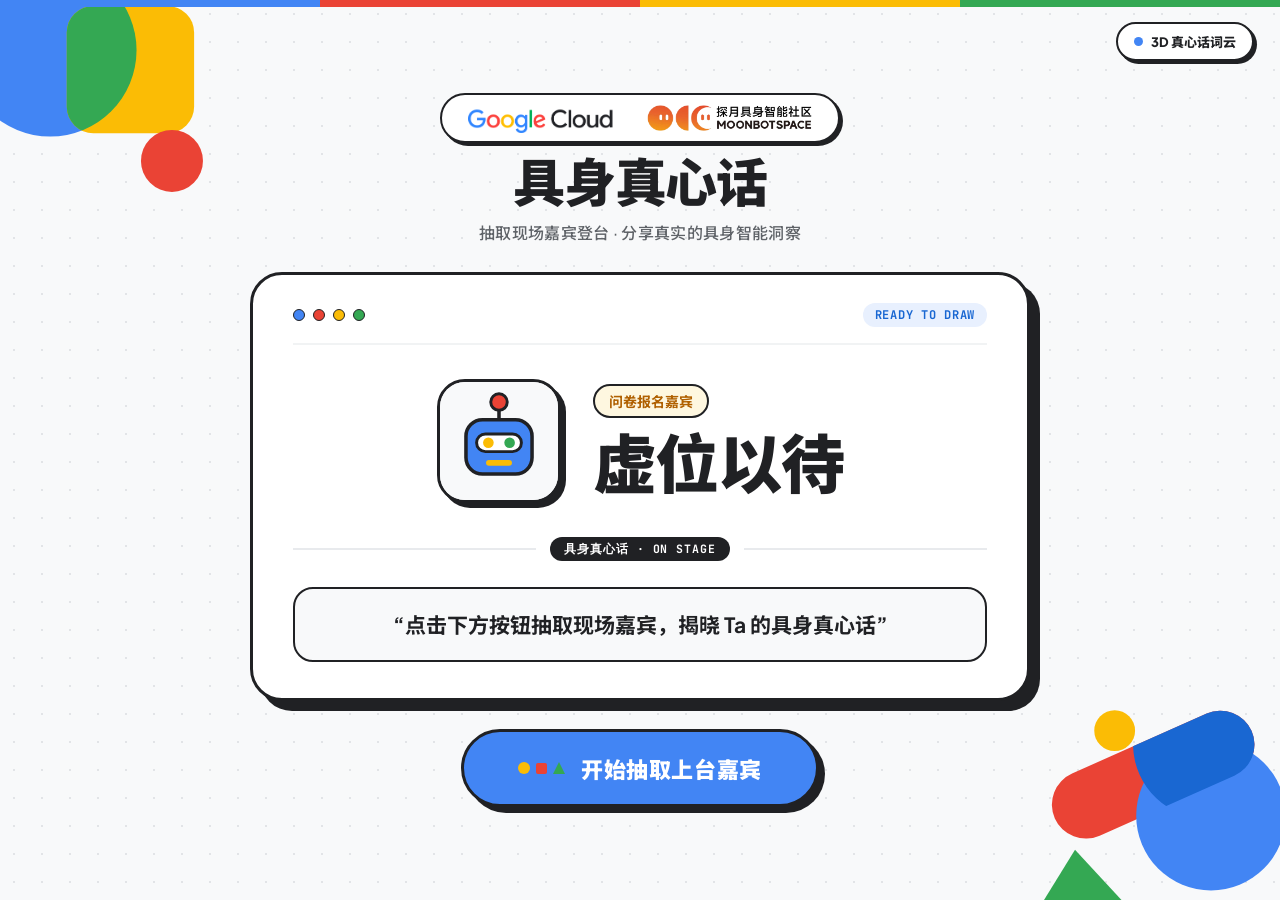
<file: index.html>
<!DOCTYPE html>
<html lang="zh-CN">
<head>
  <meta charset="UTF-8" />
  <meta name="viewport" content="width=device-width, initial-scale=1.0" />
  <title>Google 具身真心话 · 现场抽选</title>
  <link rel="preconnect" href="https://fonts.googleapis.com">
  <link rel="preconnect" href="https://fonts.gstatic.com" crossorigin>
  <link href="https://fonts.googleapis.com/css2?family=JetBrains+Mono:wght@600;700&family=Noto+Sans+SC:wght@400;500;700;900&family=Plus+Jakarta+Sans:wght@700;800&display=swap" rel="stylesheet">
  <link rel="stylesheet" href="styles.css" />
</head>
<body>
  <!-- Subtle Swiss Grid & Google 4-Color Bauhaus Geometric Background -->
  <div class="bg-grid" aria-hidden="true"></div>

  <div class="bg-geometry" aria-hidden="true">
    <!-- Top Left Bauhaus Overlapping Shapes -->
    <svg class="geo-corner geo-tl" viewBox="0 0 280 280" fill="none">
      <circle cx="95" cy="95" r="78" fill="#4285F4" />
      <rect x="110" y="55" width="115" height="115" rx="24" fill="#FBBC05" />
      <clipPath id="tl-intersect">
        <circle cx="95" cy="95" r="78" />
      </clipPath>
      <rect x="110" y="55" width="115" height="115" rx="24" fill="#34A853" clip-path="url(#tl-intersect)" />
      <circle cx="205" cy="195" r="28" fill="#EA4335" />
    </svg>

    <!-- Bottom Right Bauhaus Overlapping Shapes -->
    <svg class="geo-corner geo-br" viewBox="0 0 300 260" fill="none">
      <rect x="45" y="110" width="190" height="60" rx="30" transform="rotate(-24 45 110)" fill="#EA4335" />
      <circle cx="195" cy="135" r="66" fill="#4285F4" />
      <clipPath id="br-intersect">
        <circle cx="195" cy="135" r="66" />
      </clipPath>
      <rect x="45" y="110" width="190" height="60" rx="30" transform="rotate(-24 45 110)" fill="#1967D2" clip-path="url(#br-intersect)" />
      <polygon points="75,165 135,230 35,230" fill="#34A853" />
      <circle cx="110" cy="60" r="18" fill="#FBBC05" />
    </svg>
  </div>

  <!-- 4-Color Top Bar -->
  <div class="top-color-bar">
    <span class="c-blue"></span>
    <span class="c-red"></span>
    <span class="c-yellow"></span>
    <span class="c-green"></span>
  </div>

  <!-- Quick Switch to Pure 3D Word Cloud Page -->
  <a href="cloud.html" class="page-switch-pill" title="打开独立的 3D 真心话悬浮词云页面">
    <span class="switch-dot"></span>
    <span>3D 真心话词云</span>
  </a>

  <!-- Confetti Canvas -->
  <canvas id="confetti-canvas"></canvas>

  <!-- Single Pure Main Stage -->
  <main class="main-screen">
    <!-- Header Title Area -->
    <header class="hero-header">
      <div class="brand-pill">
        <img src="google-cloud-logo.png" alt="Google Cloud" class="google-cloud-logo" />
        <img src="tanyue-logo.png" alt="探月具身智能社区 MOONBOTSPACE" class="tanyue-logo" />
      </div>
      <h1 class="hero-title">具身真心话</h1>
      <p class="hero-subtitle">抽取现场嘉宾登台 · 分享真实的具身智能洞察</p>
    </header>

    <!-- Centerpiece Lottery Stage Card -->
    <section class="stage-card" id="stage-card">
      <!-- Top Decorative Geometric Header Strip -->
      <div class="card-top-strip">
        <div class="strip-dots">
          <span class="s-dot d-blue"></span>
          <span class="s-dot d-red"></span>
          <span class="s-dot d-yellow"></span>
          <span class="s-dot d-green"></span>
        </div>
        <span class="stage-status-tag" id="stage-status-tag">READY TO DRAW</span>
      </div>

      <!-- Main Speaker Display Area -->
      <div class="speaker-showcase">
        <div class="avatar-frame" id="avatar-frame">
          <!-- Bauhaus Embodied AI Geometric Avatar injected by JS -->
        </div>

        <div class="speaker-details">
          <div class="speaker-org-tag" id="speaker-org">问卷报名嘉宾</div>
          <div class="speaker-name" id="speaker-name">虚位以待</div>
        </div>
      </div>

      <!-- Divider with Geometric Node -->
      <div class="truth-divider">
        <span class="div-line"></span>
        <span class="div-badge">具身真心话 · ON STAGE</span>
        <span class="div-line"></span>
      </div>

      <!-- Embodied Truth Quote / Question Area -->
      <div class="truth-box" id="truth-box">
        <p class="truth-content" id="truth-content">
          “点击下方按钮抽取现场嘉宾，揭晓 Ta 的具身真心话”
        </p>
      </div>
    </section>

    <!-- Single Action Button -->
    <div class="action-area">
      <button class="draw-button" id="btn-draw">
        <span class="btn-shapes" aria-hidden="true">
          <i class="sh-circle"></i>
          <i class="sh-square"></i>
          <i class="sh-triangle"></i>
        </span>
        <span class="btn-label" id="btn-label">开始抽取上台嘉宾</span>
      </button>
    </div>
  </main>

  <script src="app.js"></script>
</body>
</html>
</file>
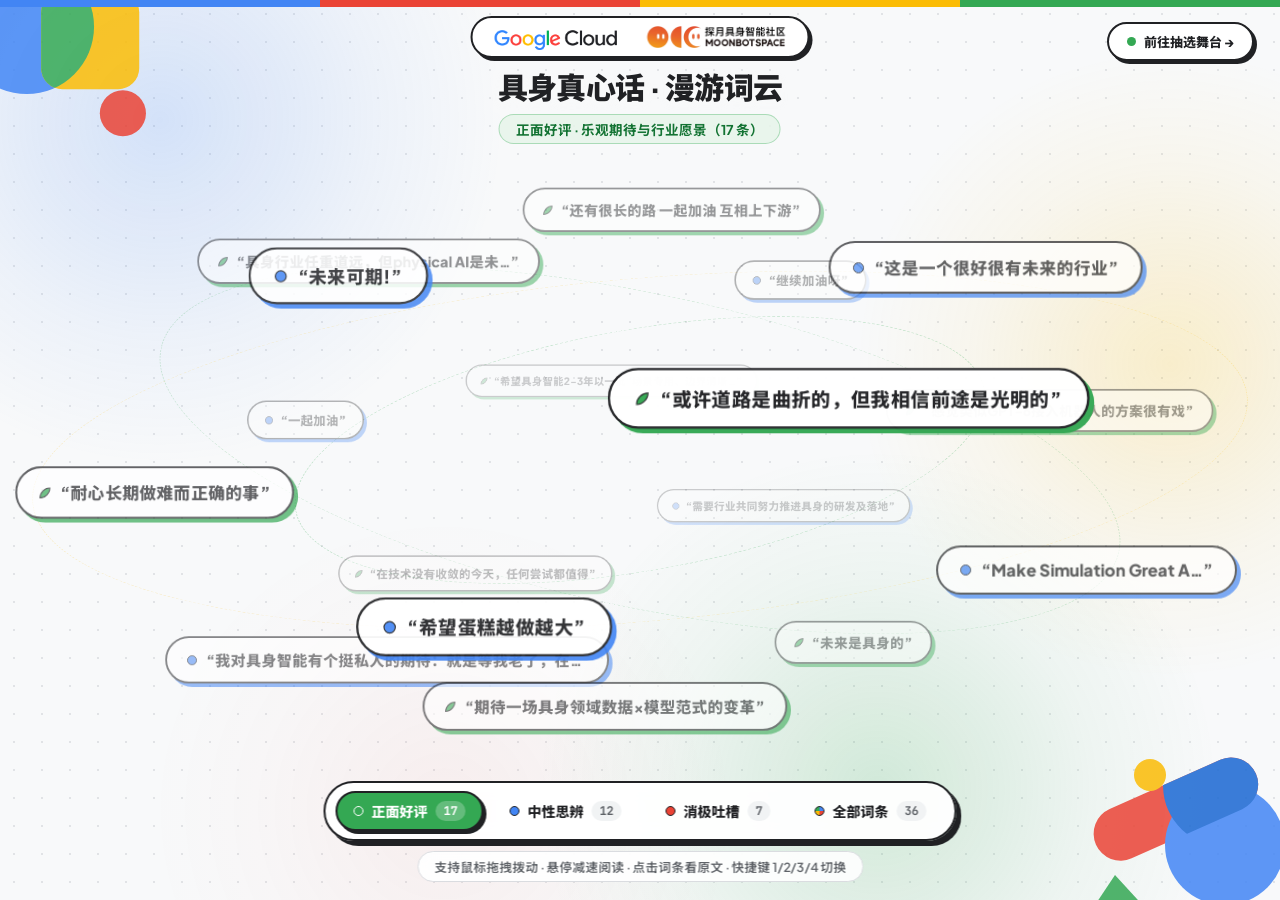
<file: cloud.html>
<!DOCTYPE html>
<html lang="zh-CN">
<head>
  <meta charset="UTF-8" />
  <meta name="viewport" content="width=device-width, initial-scale=1.0" />
  <title>Google 具身真心话 · 3D 分类漫游词云</title>
  <link rel="preconnect" href="https://fonts.googleapis.com">
  <link rel="preconnect" href="https://fonts.gstatic.com" crossorigin>
  <link href="https://fonts.googleapis.com/css2?family=JetBrains+Mono:wght@600;700&family=Noto+Sans+SC:wght@400;500;700;900&family=Plus+Jakarta+Sans:wght@700;800&display=swap" rel="stylesheet">
  <link rel="stylesheet" href="cloud.css" />
</head>
<body data-category="positive">
  <!-- Subtle Swiss Dot Grid & Zero-Blur Radial Gradient Halos -->
  <div class="bg-grid" aria-hidden="true"></div>
  <div class="bg-ambient" aria-hidden="true">
    <span class="orb orb-blue"></span>
    <span class="orb orb-yellow"></span>
    <span class="orb orb-red"></span>
    <span class="orb orb-green"></span>
  </div>

  <!-- Bauhaus Corner Geometry -->
  <div class="bg-geometry" aria-hidden="true">
    <svg class="geo-corner geo-tl" viewBox="0 0 260 260" fill="none">
      <circle cx="85" cy="85" r="70" fill="#4285F4" />
      <rect x="100" y="48" width="102" height="102" rx="22" fill="#FBBC05" />
      <clipPath id="c-tl">
        <circle cx="85" cy="85" r="70" />
      </clipPath>
      <rect x="100" y="48" width="102" height="102" rx="22" fill="#34A853" clip-path="url(#c-tl)" />
      <circle cx="185" cy="175" r="24" fill="#EA4335" />
    </svg>

    <svg class="geo-corner geo-br" viewBox="0 0 280 240" fill="none">
      <rect x="40" y="100" width="175" height="54" rx="27" transform="rotate(-24 40 100)" fill="#EA4335" />
      <circle cx="180" cy="125" r="60" fill="#4285F4" />
      <clipPath id="c-br">
        <circle cx="180" cy="125" r="60" />
      </clipPath>
      <rect x="40" y="100" width="175" height="54" rx="27" transform="rotate(-24 40 100)" fill="#1967D2" clip-path="url(#c-br)" />
      <polygon points="70,155 125,215 30,215" fill="#34A853" />
      <circle cx="105" cy="55" r="16" fill="#FBBC05" />
    </svg>
  </div>

  <!-- 4-Color Google Top Ribbon -->
  <div class="top-color-bar">
    <span class="c-blue"></span>
    <span class="c-red"></span>
    <span class="c-yellow"></span>
    <span class="c-green"></span>
  </div>

  <!-- Top Navigation Switch back to Lottery Page -->
  <a href="index.html" class="page-switch-pill" title="前往具身真心话现场抽选舞台">
    <span class="switch-dot"></span>
    <span>前往抽选舞台 →</span>
  </a>

  <!-- Restored Top Co-Branded Header -->
  <header class="cloud-header">
    <div class="brand-pill">
      <img src="google-cloud-logo.png" alt="Google Cloud" class="google-cloud-logo" />
      <img src="tanyue-logo.png" alt="探月具身智能社区 MOONBOTSPACE" class="tanyue-logo" />
    </div>
    <h1 class="cloud-title">具身真心话 · 漫游词云</h1>
    <p class="cloud-subtitle" id="cloud-subtitle">正面好评 · 乐观期待与行业愿景（17 条）</p>
  </header>

  <!-- Full-Screen 2.5D GPU-Accelerated Floating Quote Cloud Space -->
  <div class="cloud-viewport" id="cloud-viewport">
    <div class="orbital-rings" aria-hidden="true">
      <div class="ring ring-1"></div>
      <div class="ring ring-2"></div>
      <div class="ring ring-3"></div>
    </div>
    <div class="cloud-stage-3d" id="cloud-stage-3d"></div>
  </div>

  <!-- Anonymous Quote Detail Modal when Clicking a Floating Cloud Phrase -->
  <div class="quote-modal is-hidden" id="quote-modal">
    <div class="quote-card" id="quote-card">
      <button class="quote-close" id="quote-close" title="关闭 (Esc)">✕</button>
      <div class="quote-meta">
        <span class="quote-sentiment-badge" id="quote-sentiment-badge">正面好评</span>
      </div>
      <blockquote class="quote-full-text" id="quote-full-text"></blockquote>
      <div class="quote-author-row">
        <span class="quote-author-dots">
          <i class="d-blue"></i><i class="d-red"></i><i class="d-yellow"></i><i class="d-green"></i>
        </span>
      </div>
    </div>
  </div>

  <!-- Restored Bottom Floating Category Switcher Dock & Interaction Hint -->
  <footer class="cloud-footer">
    <nav class="category-dock" aria-label="真心话情感分类切换">
      <button class="cat-btn active" data-category="positive" type="button">
        <span class="cat-dot dot-green"></span>
        <span class="cat-label">正面好评</span>
        <span class="cat-count" id="count-positive">17</span>
      </button>
      <button class="cat-btn" data-category="neutral" type="button">
        <span class="cat-dot dot-blue"></span>
        <span class="cat-label">中性思辨</span>
        <span class="cat-count" id="count-neutral">12</span>
      </button>
      <button class="cat-btn" data-category="negative" type="button">
        <span class="cat-dot dot-red"></span>
        <span class="cat-label">消极吐槽</span>
        <span class="cat-count" id="count-negative">7</span>
      </button>
      <button class="cat-btn" data-category="all" type="button">
        <span class="cat-dot dot-all"></span>
        <span class="cat-label">全部词条</span>
        <span class="cat-count" id="count-all">36</span>
      </button>
    </nav>
    <div class="hint-pill">
      支持鼠标拖拽拨动 · 悬停减速阅读 · 点击词条看原文 · 快捷键 1/2/3/4 切换
    </div>
  </footer>

  <script src="cloud.js"></script>
</body>
</html>
</file>
<file: styles.css>
:root {
  /* Official Google 4-Color Palette */
  --g-blue: #4285F4;
  --g-blue-dark: #1967D2;
  --g-blue-tint: #E8F0FE;

  --g-red: #EA4335;
  --g-red-dark: #C5221F;
  --g-red-tint: #FCE8E6;

  --g-yellow: #FBBC05;
  --g-yellow-dark: #EA8600;
  --g-yellow-tint: #FEF7E0;

  --g-green: #34A853;
  --g-green-dark: #137333;
  --g-green-tint: #E6F4EA;

  --bg-canvas: #F8F9FA;
  --surface-white: #FFFFFF;
  --border-dark: #202124;
  --border-light: #DADCE0;

  --text-main: #202124;
  --text-sub: #5F6368;

  --font-sans: 'Plus Jakarta Sans', 'Noto Sans SC', -apple-system, BlinkMacSystemFont, sans-serif;
  --font-mono: 'JetBrains Mono', monospace;
}

* {
  box-sizing: border-box;
  margin: 0;
  padding: 0;
}

html, body {
  width: 100%;
  height: 100%;
  font-family: var(--font-sans);
  background-color: var(--bg-canvas);
  color: var(--text-main);
  overflow: hidden;
  -webkit-font-smoothing: antialiased;
}

/* Subtle Swiss Dot Grid */
.bg-grid {
  position: fixed;
  inset: 0;
  background-image: radial-gradient(#DADCE0 1.5px, transparent 1.5px);
  background-size: 28px 28px;
  opacity: 0.75;
  pointer-events: none;
  z-index: 0;
}

/* Bauhaus Geometric Corner Art */
.bg-geometry {
  position: fixed;
  inset: 0;
  pointer-events: none;
  z-index: 1;
}

.geo-corner {
  position: absolute;
  transition: transform 0.7s cubic-bezier(0.34, 1.56, 0.64, 1);
}

.geo-tl {
  width: 310px;
  height: 310px;
  top: -55px;
  left: -55px;
}

.geo-br {
  width: 340px;
  height: 300px;
  bottom: -60px;
  right: -50px;
}

body.is-rolling .geo-tl {
  transform: rotate(14deg) scale(1.07);
}

body.is-rolling .geo-br {
  transform: rotate(-14deg) scale(1.07);
}

/* Top 4-Color Ribbon */
.top-color-bar {
  position: fixed;
  top: 0;
  left: 0;
  right: 0;
  height: 7px;
  display: grid;
  grid-template-columns: repeat(4, 1fr);
  z-index: 20;
}

.c-blue, .d-blue { background: var(--g-blue); }
.c-red, .d-red { background: var(--g-red); }
.c-yellow, .d-yellow { background: var(--g-yellow); }
.c-green, .d-green { background: var(--g-green); }

/* Page Switch Pill */
.page-switch-pill {
  position: fixed;
  top: 22px;
  right: 26px;
  z-index: 30;
  display: inline-flex;
  align-items: center;
  gap: 8px;
  padding: 8px 16px;
  border-radius: 999px;
  background: var(--surface-white);
  border: 2px solid var(--border-dark);
  box-shadow: 3px 3px 0 var(--border-dark);
  color: var(--text-main);
  font-size: 13px;
  font-weight: 800;
  text-decoration: none;
  transition: all 0.2s cubic-bezier(0.34, 1.56, 0.64, 1);
}

.page-switch-pill:hover {
  transform: translate(-1px, -1px);
  box-shadow: 5px 5px 0 var(--g-blue);
  background: var(--g-blue-tint);
}

.switch-dot {
  width: 9px;
  height: 9px;
  border-radius: 50%;
  background: var(--g-blue);
  display: inline-block;
}

/* Confetti Canvas */
#confetti-canvas {
  position: fixed;
  inset: 0;
  width: 100%;
  height: 100%;
  pointer-events: none;
  z-index: 999;
}

/* Main Centered Screen */
.main-screen {
  position: relative;
  z-index: 10;
  width: 100%;
  height: 100%;
  max-width: 960px;
  margin: 0 auto;
  padding: 36px 28px;
  display: flex;
  flex-direction: column;
  align-items: center;
  justify-content: center;
  gap: 28px;
}

/* Header Section */
.hero-header {
  text-align: center;
  display: flex;
  flex-direction: column;
  align-items: center;
  gap: 10px;
}

.brand-pill {
  display: inline-flex;
  align-items: center;
  justify-content: center;
  gap: 28px;
  padding: 10px 26px;
  background: var(--surface-white);
  border: 2px solid var(--border-dark);
  border-radius: 999px;
  box-shadow: 3px 3px 0 var(--border-dark);
}

.google-cloud-logo {
  height: 26px;
  width: auto;
  display: block;
  object-fit: contain;
  transform: translateY(2px);
}

.tanyue-logo {
  height: 26px;
  width: auto;
  display: block;
  object-fit: contain;
}

.hero-title {
  font-size: 52px;
  font-weight: 900;
  letter-spacing: -0.02em;
  line-height: 1.1;
  color: var(--text-main);
}

.hero-subtitle {
  font-size: 16px;
  font-weight: 500;
  color: var(--text-sub);
  letter-spacing: 0.02em;
}

/* Centerpiece Stage Card */
.stage-card {
  width: 100%;
  max-width: 780px;
  background: var(--surface-white);
  border: 3px solid var(--border-dark);
  border-radius: 32px;
  box-shadow: 10px 10px 0 var(--border-dark);
  padding: 28px 40px 36px;
  display: flex;
  flex-direction: column;
  gap: 26px;
  position: relative;
  transition: transform 0.35s cubic-bezier(0.34, 1.56, 0.64, 1), box-shadow 0.35s ease;
}

.stage-card.winner-locked {
  animation: cardPop 0.55s cubic-bezier(0.34, 1.56, 0.64, 1);
}

.stage-card.accent-blue { box-shadow: 10px 10px 0 var(--g-blue); }
.stage-card.accent-red { box-shadow: 10px 10px 0 var(--g-red); }
.stage-card.accent-yellow { box-shadow: 10px 10px 0 var(--g-yellow); }
.stage-card.accent-green { box-shadow: 10px 10px 0 var(--g-green); }

@keyframes cardPop {
  0% { transform: scale(0.94); }
  60% { transform: scale(1.02); }
  100% { transform: scale(1); }
}

/* Top Strip inside Stage Card */
.card-top-strip {
  display: flex;
  align-items: center;
  justify-content: space-between;
  padding-bottom: 16px;
  border-bottom: 2px solid #F1F3F4;
}

.strip-dots {
  display: flex;
  align-items: center;
  gap: 8px;
}

.s-dot {
  width: 12px;
  height: 12px;
  border-radius: 50%;
  border: 1.5px solid var(--border-dark);
}

.stage-status-tag {
  font-family: var(--font-mono);
  font-size: 12px;
  font-weight: 700;
  letter-spacing: 0.06em;
  padding: 4px 12px;
  border-radius: 999px;
  background: var(--g-blue-tint);
  color: var(--g-blue-dark);
}

/* Speaker Display Area */
.speaker-showcase {
  display: flex;
  align-items: center;
  justify-content: center;
  gap: 32px;
  padding: 8px 0;
}

.avatar-frame {
  width: 124px;
  height: 124px;
  min-width: 124px;
  border-radius: 28px;
  border: 3px solid var(--border-dark);
  background: var(--bg-canvas);
  box-shadow: 5px 5px 0 var(--border-dark);
  overflow: hidden;
  display: flex;
  align-items: center;
  justify-content: center;
}

.speaker-details {
  display: flex;
  flex-direction: column;
  align-items: flex-start;
  gap: 10px;
  min-width: 240px;
}

.speaker-org-tag {
  display: inline-flex;
  align-items: center;
  padding: 5px 14px;
  border-radius: 999px;
  border: 2px solid var(--border-dark);
  font-size: 14px;
  font-weight: 700;
  background: var(--g-yellow-tint);
  color: #B06000;
}

.speaker-org-tag.tag-blue { background: var(--g-blue-tint); color: var(--g-blue-dark); }
.speaker-org-tag.tag-red { background: var(--g-red-tint); color: var(--g-red-dark); }
.speaker-org-tag.tag-yellow { background: var(--g-yellow-tint); color: #B06000; }
.speaker-org-tag.tag-green { background: var(--g-green-tint); color: var(--g-green-dark); }

.speaker-name {
  font-size: 64px;
  font-weight: 900;
  line-height: 1.08;
  letter-spacing: -0.02em;
  color: var(--text-main);
}

/* Divider */
.truth-divider {
  display: flex;
  align-items: center;
  gap: 14px;
}

.div-line {
  flex: 1;
  height: 2px;
  background: #E8EAED;
}

.div-badge {
  font-family: var(--font-mono);
  font-size: 11.5px;
  font-weight: 700;
  letter-spacing: 0.08em;
  padding: 4px 14px;
  border-radius: 999px;
  background: var(--text-main);
  color: #FFFFFF;
}

/* Embodied Truth Box */
.truth-box {
  background: var(--bg-canvas);
  border: 2px solid var(--border-dark);
  border-radius: 20px;
  padding: 20px 26px;
  text-align: center;
  position: relative;
}

.truth-content {
  font-size: 21px;
  font-weight: 700;
  line-height: 1.5;
  color: var(--text-main);
}

/* Action Button */
.action-area {
  display: flex;
  flex-direction: column;
  align-items: center;
}

.draw-button {
  display: inline-flex;
  align-items: center;
  justify-content: center;
  gap: 16px;
  padding: 20px 54px;
  border-radius: 999px;
  border: 3px solid var(--border-dark);
  background: var(--g-blue);
  color: #FFFFFF;
  font-family: var(--font-sans);
  font-size: 22px;
  font-weight: 900;
  letter-spacing: 0.03em;
  cursor: pointer;
  box-shadow: 6px 6px 0 var(--border-dark);
  transition: all 0.18s cubic-bezier(0.34, 1.56, 0.64, 1);
}

.draw-button:hover {
  transform: translate(-2px, -2px);
  box-shadow: 8px 8px 0 var(--border-dark);
  background: #3367D6;
}

.draw-button:active {
  transform: translate(2px, 2px);
  box-shadow: 2px 2px 0 var(--border-dark);
}

.draw-button.is-rolling {
  background: var(--g-red);
}

.btn-shapes {
  display: inline-flex;
  align-items: center;
  gap: 6px;
}

.sh-circle {
  width: 12px;
  height: 12px;
  border-radius: 50%;
  background: var(--g-yellow);
  display: inline-block;
}

.sh-square {
  width: 11px;
  height: 11px;
  border-radius: 2px;
  background: var(--g-red);
  display: inline-block;
}

.draw-button.is-rolling .sh-square {
  background: #FFFFFF;
}

.sh-triangle {
  width: 0;
  height: 0;
  border-left: 6.5px solid transparent;
  border-right: 6.5px solid transparent;
  border-bottom: 12px solid var(--g-green);
  display: inline-block;
}

@media (max-width: 680px) {
  .brand-pill { padding: 7px 16px; gap: 16px; }
  .google-cloud-logo { height: 20px; }
  .tanyue-logo { height: 20px; }
  .hero-title { font-size: 38px; }
  .stage-card { padding: 22px; }
  .speaker-showcase { flex-direction: column; text-align: center; gap: 16px; }
  .speaker-details { align-items: center; }
  .speaker-name { font-size: 44px; }
  .truth-content { font-size: 17px; }
  .draw-button { padding: 16px 36px; font-size: 18px; }
}
</file>
<file: cloud.css>
:root {
  --g-blue: #4285F4;
  --g-blue-dark: #1967D2;
  --g-blue-tint: #E8F0FE;

  --g-red: #EA4335;
  --g-red-dark: #C5221F;
  --g-red-tint: #FCE8E6;

  --g-yellow: #FBBC05;
  --g-yellow-dark: #EA8600;
  --g-yellow-tint: #FEF7E0;

  --g-green: #34A853;
  --g-green-dark: #137333;
  --g-green-tint: #E6F4EA;

  --bg-canvas: #F8F9FA;
  --surface-white: #FFFFFF;
  --border-dark: #202124;
  --border-light: #DADCE0;

  --text-main: #202124;
  --text-sub: #5F6368;

  --font-sans: 'Plus Jakarta Sans', 'Noto Sans SC', -apple-system, BlinkMacSystemFont, sans-serif;
  --font-mono: 'JetBrains Mono', monospace;
}

* {
  box-sizing: border-box;
  margin: 0;
  padding: 0;
}

html, body {
  width: 100%;
  height: 100%;
  font-family: var(--font-sans);
  background-color: var(--bg-canvas);
  color: var(--text-main);
  overflow: hidden;
  user-select: none;
  -webkit-font-smoothing: antialiased;
}

/* Swiss Dot Grid */
.bg-grid {
  position: fixed;
  inset: 0;
  background-image: radial-gradient(#DADCE0 1.45px, transparent 1.45px);
  background-size: 28px 28px;
  opacity: 0.78;
  pointer-events: none;
  z-index: 0;
}

/* Zero-Blur Radial Gradient Ambient Halos (No GPU filter: blur passes) */
.bg-ambient {
  position: fixed;
  inset: 0;
  pointer-events: none;
  z-index: 0;
  transition: opacity 0.45s ease;
}

.orb {
  position: absolute;
  border-radius: 50%;
  transition: opacity 0.45s ease, transform 0.6s ease;
}

.orb-blue {
  width: 680px;
  height: 680px;
  top: -220px;
  left: -180px;
  background: radial-gradient(circle, rgba(66, 133, 244, 0.20) 0%, rgba(66, 133, 244, 0.06) 45%, transparent 72%);
}

.orb-yellow {
  width: 620px;
  height: 620px;
  top: 6%;
  right: -200px;
  background: radial-gradient(circle, rgba(251, 188, 5, 0.19) 0%, rgba(251, 188, 5, 0.05) 45%, transparent 72%);
}

.orb-red {
  width: 580px;
  height: 580px;
  bottom: -200px;
  left: 12%;
  background: radial-gradient(circle, rgba(234, 67, 53, 0.18) 0%, rgba(234, 67, 53, 0.05) 45%, transparent 72%);
}

.orb-green {
  width: 600px;
  height: 600px;
  bottom: -190px;
  right: 8%;
  background: radial-gradient(circle, rgba(52, 168, 83, 0.20) 0%, rgba(52, 168, 83, 0.05) 45%, transparent 72%);
}

/* Category-aware subtle atmosphere */
body[data-category="positive"] .orb-green { opacity: 1; transform: scale(1.12); }
body[data-category="positive"] .orb-red { opacity: 0.35; }
body[data-category="neutral"] .orb-blue { opacity: 1; transform: scale(1.12); }
body[data-category="neutral"] .orb-red { opacity: 0.35; }
body[data-category="negative"] .orb-red { opacity: 1; transform: scale(1.15); }
body[data-category="negative"] .orb-green { opacity: 0.35; }
body[data-category="all"] .orb { opacity: 0.95; }

/* Bauhaus Geometric Corner Art */
.bg-geometry {
  position: fixed;
  inset: 0;
  pointer-events: none;
  z-index: 1;
}

.geo-corner {
  position: absolute;
  opacity: 0.85;
}

.geo-tl { width: 250px; height: 250px; top: -55px; left: -55px; }
.geo-br { width: 280px; height: 240px; bottom: -60px; right: -45px; }

/* Top 4-Color Ribbon */
.top-color-bar {
  position: fixed;
  top: 0;
  left: 0;
  right: 0;
  height: 7px;
  display: grid;
  grid-template-columns: repeat(4, 1fr);
  z-index: 40;
}

.c-blue, .d-blue { background: var(--g-blue); }
.c-red, .d-red { background: var(--g-red); }
.c-yellow, .d-yellow { background: var(--g-yellow); }
.c-green, .d-green { background: var(--g-green); }

/* Page Switch Pill */
.page-switch-pill {
  position: fixed;
  top: 22px;
  right: 26px;
  z-index: 40;
  display: inline-flex;
  align-items: center;
  gap: 8px;
  padding: 8px 18px;
  border-radius: 999px;
  background: var(--surface-white);
  border: 2px solid var(--border-dark);
  box-shadow: 3px 3px 0 var(--border-dark);
  color: var(--text-main);
  font-size: 13px;
  font-weight: 800;
  text-decoration: none;
  transition: transform 0.2s cubic-bezier(0.34, 1.56, 0.64, 1), box-shadow 0.2s ease, background-color 0.2s ease;
}

.page-switch-pill:hover {
  transform: translate(-1px, -1px);
  box-shadow: 5px 5px 0 var(--g-green);
  background: var(--g-green-tint);
}

.switch-dot {
  width: 9px;
  height: 9px;
  border-radius: 50%;
  background: var(--g-green);
  display: inline-block;
}

/* Restored Top Co-Branded Header */
.cloud-header {
  position: fixed;
  top: 16px;
  left: 50%;
  transform: translateX(-50%);
  z-index: 30;
  text-align: center;
  display: flex;
  flex-direction: column;
  align-items: center;
  gap: 6px;
  pointer-events: none;
  width: max-content;
  max-width: calc(100vw - 32px);
}

.brand-pill {
  display: inline-flex;
  align-items: center;
  justify-content: center;
  gap: 24px;
  padding: 8px 22px;
  background: var(--surface-white);
  border: 2px solid var(--border-dark);
  border-radius: 999px;
  box-shadow: 3px 3px 0 var(--border-dark);
}

.google-cloud-logo {
  height: 22px;
  width: auto;
  display: block;
  object-fit: contain;
  transform: translateY(2px);
}

.tanyue-logo {
  height: 22px;
  width: auto;
  display: block;
  object-fit: contain;
}

.cloud-title {
  font-size: 30px;
  font-weight: 900;
  letter-spacing: -0.02em;
  color: var(--text-main);
  text-shadow: 0 2px 10px rgba(248, 249, 250, 0.9);
}

.cloud-subtitle {
  font-size: 13.5px;
  font-weight: 700;
  color: var(--text-sub);
  background: rgba(255, 255, 255, 0.86);
  padding: 4px 16px;
  border-radius: 999px;
  border: 1.5px solid var(--border-light);
  transition: color 0.25s ease, border-color 0.25s ease, background-color 0.25s ease;
}

body[data-category="positive"] .cloud-subtitle {
  color: var(--g-green-dark);
  border-color: rgba(52, 168, 83, 0.35);
  background: rgba(230, 244, 234, 0.88);
}

body[data-category="neutral"] .cloud-subtitle {
  color: var(--g-blue-dark);
  border-color: rgba(66, 133, 244, 0.35);
  background: rgba(232, 240, 254, 0.88);
}

body[data-category="negative"] .cloud-subtitle {
  color: var(--g-red-dark);
  border-color: rgba(234, 67, 53, 0.35);
  background: rgba(252, 232, 230, 0.88);
}

/* 2.5D GPU-Accelerated Floating Word Cloud Viewport */
.cloud-viewport {
  position: fixed;
  inset: 0;
  width: 100%;
  height: 100%;
  overflow: hidden;
  z-index: 10;
  cursor: grab;
  touch-action: none;
}

.cloud-viewport:active {
  cursor: grabbing;
}

.orbital-rings {
  position: absolute;
  inset: 0;
  display: flex;
  align-items: center;
  justify-content: center;
  pointer-events: none;
}

.orbital-rings .ring {
  position: absolute;
  border-radius: 50%;
  border: 1.5px dashed rgba(66, 133, 244, 0.22);
  transition: border-color 0.45s ease;
}

.orbital-rings .ring-1 {
  width: 700px;
  height: 390px;
  transform: rotate(-10deg) scaleY(0.62);
}

.orbital-rings .ring-2 {
  width: 980px;
  height: 540px;
  border-color: rgba(52, 168, 83, 0.22);
  transform: rotate(12deg) scaleY(0.58);
}

.orbital-rings .ring-3 {
  width: 1220px;
  height: 660px;
  border-color: rgba(251, 188, 5, 0.22);
  transform: rotate(-5deg) scaleY(0.52);
}

body[data-category="positive"] .orbital-rings .ring-1 { border-color: rgba(52, 168, 83, 0.28); }
body[data-category="neutral"] .orbital-rings .ring-2 { border-color: rgba(66, 133, 244, 0.28); }
body[data-category="negative"] .orbital-rings .ring-1 { border-color: rgba(234, 67, 53, 0.28); }
body[data-category="negative"] .orbital-rings .ring-2 { border-color: rgba(251, 188, 5, 0.28); }

.cloud-stage-3d {
  position: absolute;
  inset: 0;
  width: 100%;
  height: 100%;
}

/* Individual Floating Truth Capsule in Mid-Air (Anonymous quote-only pill) */
.cloud-tag {
  position: absolute;
  left: 50%;
  top: 50%;
  display: inline-flex;
  align-items: center;
  justify-content: center;
  gap: 10px;
  padding: 12px 22px;
  border-radius: 999px;
  background: #FFFFFF;
  border: 2.5px solid var(--border-dark);
  box-shadow: 4px 4px 0 var(--border-dark);
  white-space: nowrap;
  cursor: pointer;
  will-change: transform, opacity;
  contain: layout style;
  transform-origin: center center;
  transition: background-color 0.18s ease, border-color 0.18s ease;
}

.cloud-tag:hover {
  background: #FFFFFF;
  border-color: var(--g-blue);
  box-shadow: 6px 6px 0 var(--g-blue);
  z-index: 950 !important;
}

.cloud-tag.tag-theme-blue {
  box-shadow: 4px 4px 0 var(--g-blue);
}
.cloud-tag.tag-theme-red {
  box-shadow: 4px 4px 0 var(--g-red);
}
.cloud-tag.tag-theme-yellow {
  box-shadow: 4px 4px 0 var(--g-yellow);
}
.cloud-tag.tag-theme-green {
  box-shadow: 4px 4px 0 var(--g-green);
}

/* Bauhaus Geometric Badge inside Floating Capsule */
.tag-geo-dot {
  width: 11px;
  height: 11px;
  flex-shrink: 0;
  display: inline-block;
  border: 1.5px solid var(--border-dark);
}

.tag-theme-blue .tag-geo-dot { background: var(--g-blue); border-radius: 50%; }
.tag-theme-red .tag-geo-dot { background: var(--g-red); border-radius: 3px; }
.tag-theme-yellow .tag-geo-dot { background: var(--g-yellow); border-radius: 50%; }
.tag-theme-green .tag-geo-dot { background: var(--g-green); border-radius: 999px 2px 999px 2px; }

.tag-quote {
  font-size: 16.5px;
  font-weight: 800;
  color: var(--text-main);
  max-width: 420px;
  overflow: hidden;
  text-overflow: ellipsis;
}

/* Quote Detail Popover Modal (Anonymous) */
.quote-modal {
  position: fixed;
  inset: 0;
  z-index: 60;
  background: rgba(32, 33, 36, 0.34);
  backdrop-filter: blur(5px);
  display: flex;
  align-items: center;
  justify-content: center;
  padding: 24px;
  transition: opacity 0.24s ease;
}

.quote-modal.is-hidden {
  opacity: 0;
  pointer-events: none;
}

.quote-card {
  width: 100%;
  max-width: 650px;
  background: var(--surface-white);
  border: 3px solid var(--border-dark);
  border-radius: 28px;
  box-shadow: 10px 10px 0 var(--g-blue);
  padding: 30px 36px;
  position: relative;
  display: flex;
  flex-direction: column;
  gap: 18px;
  animation: popIn 0.28s cubic-bezier(0.34, 1.56, 0.64, 1);
}

@keyframes popIn {
  from { transform: scale(0.88); opacity: 0; }
  to { transform: scale(1); opacity: 1; }
}

.quote-close {
  position: absolute;
  top: 20px;
  right: 22px;
  width: 34px;
  height: 34px;
  border-radius: 50%;
  border: 2px solid var(--border-dark);
  background: var(--bg-canvas);
  font-size: 14px;
  font-weight: 800;
  cursor: pointer;
}

.quote-close:hover {
  background: var(--g-red-tint);
  color: var(--g-red);
}

.quote-meta {
  display: flex;
  align-items: center;
  flex-wrap: wrap;
  gap: 8px;
  padding-right: 42px;
}

.quote-sentiment-badge {
  display: inline-flex;
  align-items: center;
  padding: 4px 12px;
  border-radius: 999px;
  border: 1.5px solid var(--border-dark);
  font-size: 12.5px;
  font-weight: 800;
}

.quote-sentiment-badge.sent-positive {
  background: var(--g-green);
  color: #FFFFFF;
}

.quote-sentiment-badge.sent-neutral {
  background: var(--g-blue);
  color: #FFFFFF;
}

.quote-sentiment-badge.sent-negative {
  background: var(--g-red);
  color: #FFFFFF;
}

.quote-full-text {
  font-size: 25px;
  font-weight: 900;
  line-height: 1.48;
  color: var(--text-main);
}

.quote-author-row {
  display: flex;
  align-items: center;
  justify-content: flex-start;
  padding-top: 12px;
  border-top: 2px solid #F1F3F4;
}

.quote-author-dots {
  display: inline-flex;
  gap: 6px;
}

.quote-author-dots i {
  width: 10px;
  height: 10px;
  border-radius: 50%;
  display: inline-block;
}

/* Restored Bottom Floating Category Dock & Hint */
.cloud-footer {
  position: fixed;
  bottom: 18px;
  left: 50%;
  transform: translateX(-50%);
  z-index: 35;
  display: flex;
  flex-direction: column;
  align-items: center;
  gap: 10px;
  pointer-events: none;
  width: max-content;
  max-width: calc(100vw - 24px);
}

.category-dock {
  pointer-events: auto;
  display: inline-flex;
  align-items: center;
  flex-wrap: wrap;
  justify-content: center;
  gap: 8px;
  padding: 8px 10px;
  border-radius: 999px;
  background: rgba(255, 255, 255, 0.94);
  backdrop-filter: blur(8px);
  border: 2.5px solid var(--border-dark);
  box-shadow: 5px 5px 0 var(--border-dark);
}

.cat-btn {
  display: inline-flex;
  align-items: center;
  gap: 8px;
  padding: 8px 16px;
  border-radius: 999px;
  border: 2px solid transparent;
  background: transparent;
  font-family: var(--font-sans);
  font-size: 14px;
  font-weight: 800;
  color: var(--text-main);
  cursor: pointer;
  transition: transform 0.18s cubic-bezier(0.34, 1.56, 0.64, 1), background-color 0.18s ease, box-shadow 0.18s ease, border-color 0.18s ease, color 0.18s ease;
}

.cat-btn:hover {
  background: var(--bg-canvas);
  border-color: var(--border-light);
  transform: translateY(-1px);
}

.cat-dot {
  width: 10px;
  height: 10px;
  border-radius: 50%;
  border: 1.5px solid var(--border-dark);
  flex-shrink: 0;
}

.dot-green { background: var(--g-green); }
.dot-blue { background: var(--g-blue); }
.dot-red { background: var(--g-red); }
.dot-all {
  background: conic-gradient(var(--g-blue) 0 90deg, var(--g-red) 90deg 180deg, var(--g-yellow) 180deg 270deg, var(--g-green) 270deg 360deg);
}

.cat-count {
  font-family: var(--font-mono);
  font-size: 12px;
  font-weight: 700;
  padding: 2px 8px;
  border-radius: 999px;
  background: #F1F3F4;
  color: var(--text-sub);
  transition: background-color 0.18s ease, color 0.18s ease;
}

/* Active Category Pill Styling */
.cat-btn.active {
  border-color: var(--border-dark);
  box-shadow: 3px 3px 0 var(--border-dark);
  color: #FFFFFF;
}

.cat-btn.active[data-category="positive"] {
  background: var(--g-green);
}

.cat-btn.active[data-category="neutral"] {
  background: var(--g-blue);
}

.cat-btn.active[data-category="negative"] {
  background: var(--g-red);
}

.cat-btn.active[data-category="all"] {
  background: var(--border-dark);
}

.cat-btn.active .cat-dot {
  border-color: #FFFFFF;
}

.cat-btn.active .cat-count {
  background: rgba(255, 255, 255, 0.24);
  color: #FFFFFF;
}

.hint-pill {
  font-size: 12.5px;
  font-weight: 600;
  color: var(--text-sub);
  background: rgba(255, 255, 255, 0.88);
  backdrop-filter: blur(6px);
  padding: 5px 16px;
  border-radius: 999px;
  border: 1.5px solid var(--border-light);
  text-align: center;
}

@media (max-width: 720px) {
  .brand-pill { padding: 6px 14px; gap: 14px; }
  .google-cloud-logo { height: 18px; }
  .tanyue-logo { height: 18px; }
  .cloud-title { font-size: 22px; }
  .cloud-subtitle { font-size: 12px; }
  .page-switch-pill { top: 16px; right: 14px; padding: 6px 12px; font-size: 12px; }
  .category-dock { border-radius: 22px; padding: 6px 8px; }
  .cat-btn { padding: 6px 11px; font-size: 12.5px; gap: 6px; }
  .hint-pill { display: none; }
  .tag-quote { max-width: 240px; font-size: 14.5px; }
  .quote-full-text { font-size: 20px; }
}
</file>
